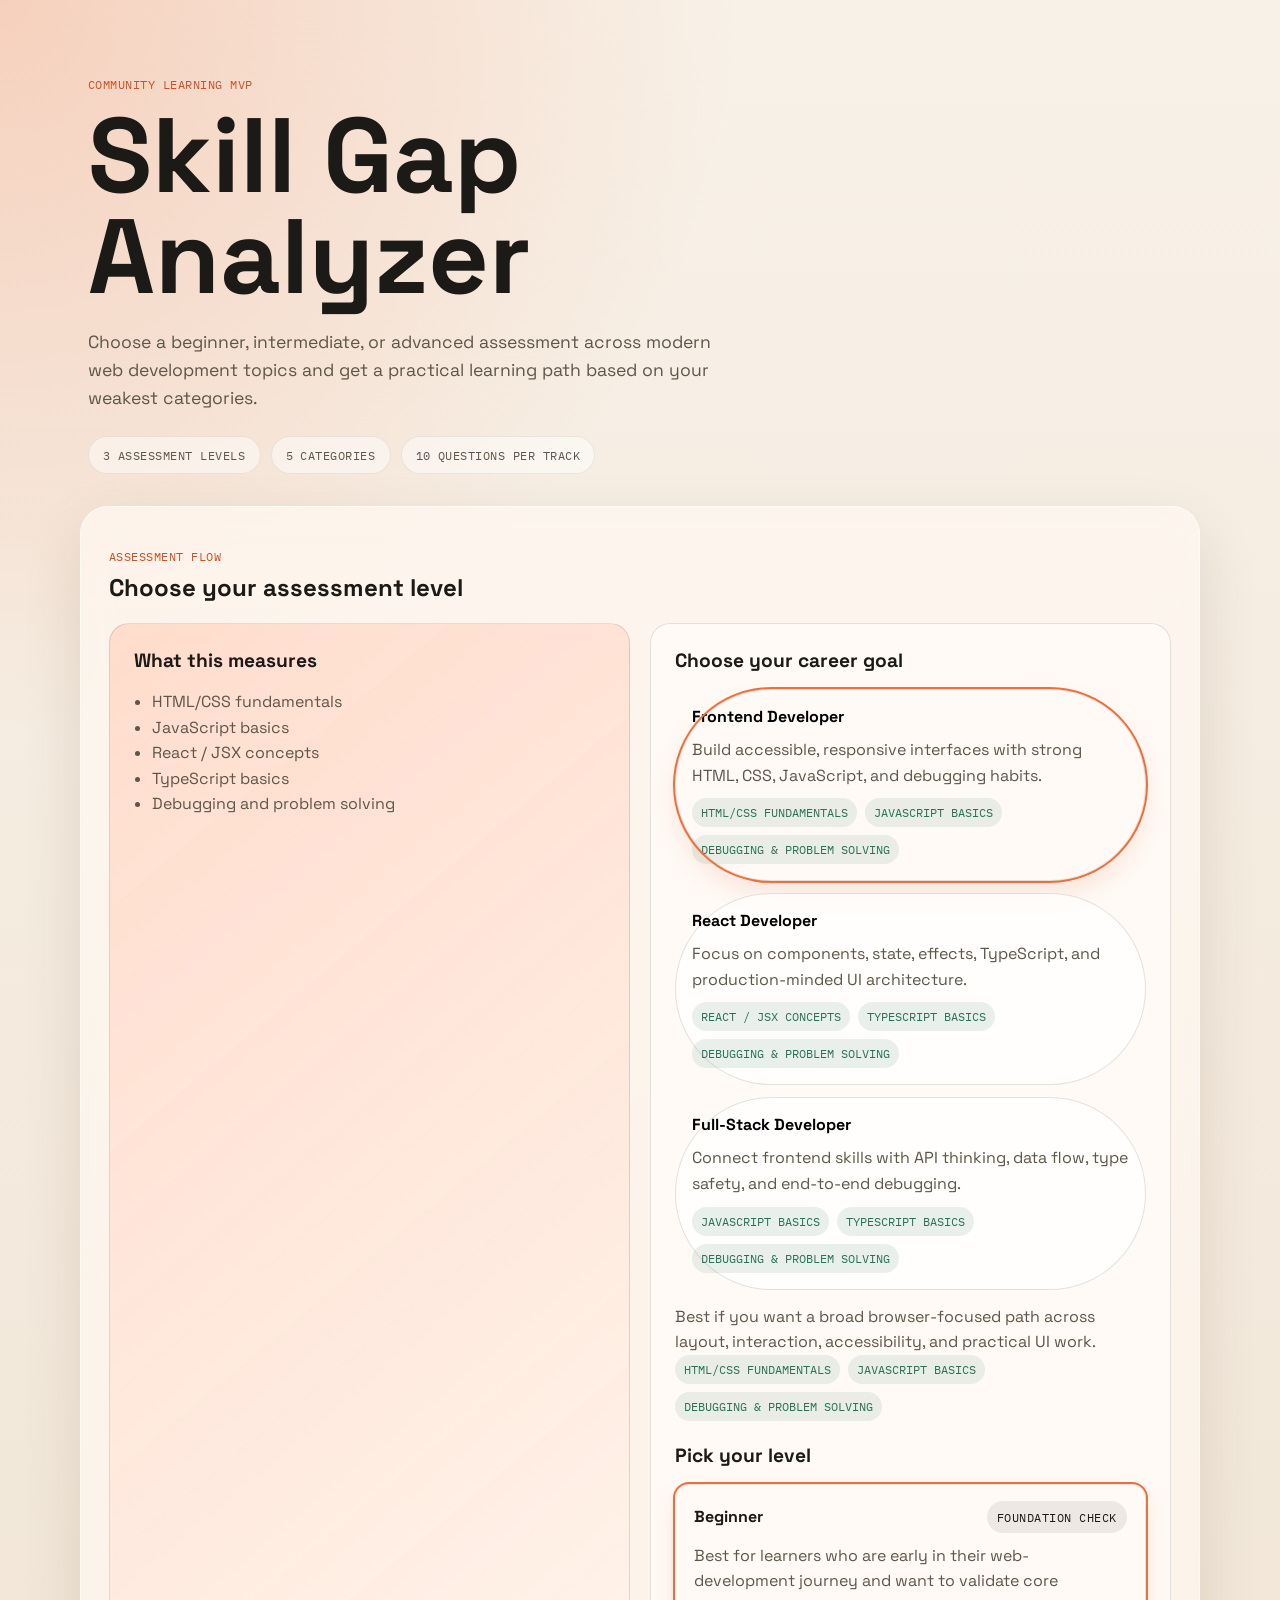
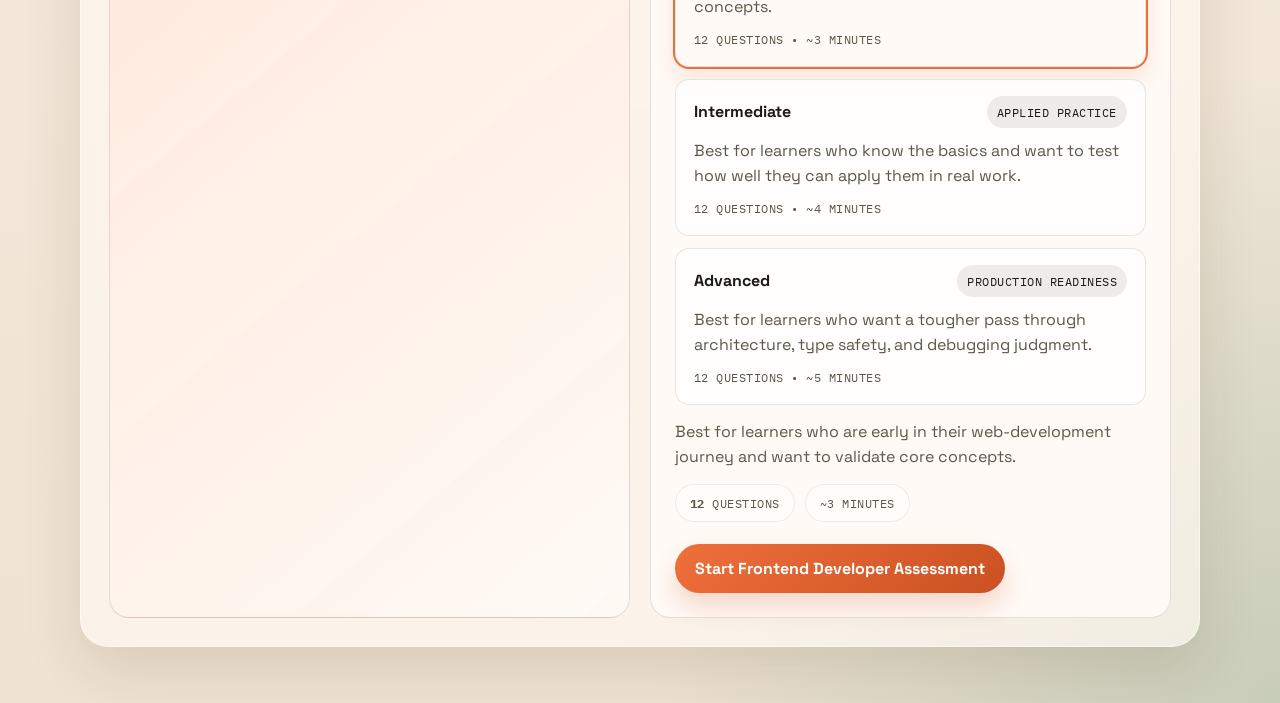
<file: index.html>
<!DOCTYPE html>
<html lang="en">
<head>
  <meta charset="UTF-8">
  <meta name="viewport" content="width=device-width, initial-scale=1.0">
  <link rel="icon" type="image/svg+xml" href="favicon.svg" />
  <title>Skill Gap Analyzer</title>
  <link rel="preconnect" href="https://fonts.googleapis.com">
  <link rel="preconnect" href="https://fonts.gstatic.com" crossorigin>
  <link href="https://fonts.googleapis.com/css2?family=Space+Grotesk:wght@400;500;700&family=IBM+Plex+Mono:wght@400;500&display=swap" rel="stylesheet">
  <link rel="stylesheet" href="src/styles.css">
</head>
<body>
  <main class="shell">
    <section class="hero">
      <p class="eyebrow">Community Learning MVP</p>
      <h1>Skill Gap Analyzer</h1>
      <p class="hero-copy">
        Choose a beginner, intermediate, or advanced assessment across modern
        web development topics and get a practical learning path based on your weakest categories.
      </p>
      <div class="hero-meta">
        <span>3 assessment levels</span>
        <span>5 categories</span>
        <span>10 questions per track</span>
      </div>
    </section>

    <section class="app-card">
      <div class="app-topbar">
        <div>
          <p class="app-label">Assessment Flow</p>
          <h2 id="screenTitle">Ready to assess</h2>
        </div>
        <button id="restartBtn" class="ghost-button" type="button" hidden>Restart</button>
      </div>

      <div id="app" aria-live="polite"></div>
    </section>
  </main>

  <template id="introTemplate">
    <div class="intro-grid">
      <div class="panel panel-accent">
        <h3>What this measures</h3>
        <ul class="clean-list">
          <li>HTML/CSS fundamentals</li>
          <li>JavaScript basics</li>
          <li>React / JSX concepts</li>
          <li>TypeScript basics</li>
          <li>Debugging and problem solving</li>
        </ul>
      </div>
      <div class="panel">
        <h3>Choose your career goal</h3>
        <div id="careerGoalList" class="goal-list"></div>
        <div class="goal-summary">
          <p id="selectedGoalDescription"></p>
          <div id="selectedGoalTags" class="tag-list"></div>
        </div>

        <h3>Pick your level</h3>
        <div id="assessmentLevelList" class="level-list"></div>
        <div class="level-summary">
          <p id="selectedLevelDescription"></p>
          <div class="hero-meta compact-meta">
            <span><strong id="selectedLevelQuestionCount"></strong> questions</span>
            <span id="selectedLevelDuration"></span>
          </div>
        </div>
        <button id="startBtn" class="primary-button" type="button">Start Assessment</button>
      </div>
    </div>
  </template>

  <template id="quizTemplate">
    <div class="progress-block">
      <div class="progress-copy">
        <span id="questionCounter"></span>
        <div class="pill-group">
          <span id="levelPill" class="pill subtle-pill"></span>
          <span id="categoryPill" class="pill"></span>
        </div>
      </div>
      <div class="progress-track" aria-hidden="true">
        <div id="progressBar" class="progress-bar"></div>
      </div>
    </div>

    <article class="question-card">
      <p id="questionPrompt" class="question-prompt"></p>
      <div id="optionList" class="option-list" role="radiogroup" aria-label="Answer options"></div>
    </article>

    <div class="quiz-actions">
      <button id="backBtn" class="ghost-button" type="button">Back</button>
      <button id="nextBtn" class="primary-button" type="button" disabled>Next</button>
    </div>
  </template>

  <template id="resultsTemplate">
    <div class="results-grid">
      <section class="panel panel-accent">
        <h3>Your assessment summary</h3>
        <p id="summaryText"></p>
        <div class="score-chip-row">
          <div class="score-chip">
            <span>Assessment Level</span>
            <strong id="assessmentLevelValue"></strong>
          </div>
          <div class="score-chip">
            <span>Total Score</span>
            <strong id="totalScoreValue"></strong>
          </div>
          <div class="score-chip">
            <span>Saved Sessions</span>
            <strong id="historyCountValue"></strong>
          </div>
          <div class="score-chip">
            <span>Top Strength</span>
            <strong id="topStrengthValue"></strong>
          </div>
        </div>
      </section>

      <section class="panel">
        <h3>Category performance</h3>
        <div id="scoreBreakdown" class="breakdown-list"></div>
      </section>
    </div>

    <div class="results-grid bottom-grid">
      <section class="panel">
        <h3>Skill gaps to focus on</h3>
        <div id="gapList" class="recommendation-list"></div>
      </section>

      <section class="panel">
        <h3>Recommended learning path</h3>
        <div id="recommendationList" class="recommendation-list"></div>
      </section>
    </div>
  </template>

  <!-- Data files -->
  <script src="src/data/categories.js"></script>
  <script src="src/data/assessments.js"></script>
  <script src="src/data/career-goals.js"></script>
  <script src="src/data/goal-questions.js"></script>
  <script src="src/data/recommendations.js"></script>
  <!-- Utilities -->
  <script src="src/utils/scoring.js"></script>
  <script src="src/utils/formatting.js"></script>
  <!-- App -->
  <script src="src/app.js"></script>
</body>
</html>
</file>
<file: src/styles.css>
:root {
  --bg: #f5efe4;
  --surface: rgba(255, 250, 244, 0.9);
  --surface-strong: #fffaf5;
  --ink: #1b1a17;
  --muted: #5d5649;
  --line: rgba(27, 26, 23, 0.12);
  --accent: #ef6f3c;
  --accent-deep: #cb5122;
  --accent-soft: #ffd8c7;
  --success: #297257;
  --shadow: 0 24px 60px rgba(63, 36, 10, 0.12);
  --radius-xl: 28px;
  --radius-lg: 20px;
  --radius-md: 14px;
}

* {
  box-sizing: border-box;
}

body {
  margin: 0;
  min-height: 100vh;
  font-family: "Space Grotesk", sans-serif;
  color: var(--ink);
  background:
    radial-gradient(circle at top left, rgba(239, 111, 60, 0.25), transparent 28%),
    radial-gradient(circle at bottom right, rgba(41, 114, 87, 0.2), transparent 24%),
    linear-gradient(180deg, #f8f1e8 0%, #efe3d2 100%);
}

button,
input {
  font: inherit;
}

.shell {
  width: min(1120px, calc(100% - 32px));
  margin: 0 auto;
  padding: 40px 0 56px;
}

.hero {
  padding: 24px 8px 32px;
}

.eyebrow,
.app-label,
.hero-meta,
.pill,
.score-chip span {
  font-family: "IBM Plex Mono", monospace;
  letter-spacing: 0.04em;
  text-transform: uppercase;
  font-size: 0.78rem;
}

.eyebrow,
.app-label {
  color: var(--accent-deep);
}

.hero h1,
.app-topbar h2 {
  margin: 0;
  line-height: 0.96;
}

.hero h1 {
  max-width: 8ch;
  font-size: clamp(3.5rem, 9vw, 6.6rem);
}

.hero-copy {
  max-width: 640px;
  margin: 20px 0 0;
  font-size: 1.1rem;
  line-height: 1.6;
  color: var(--muted);
}

.hero-meta {
  display: flex;
  flex-wrap: wrap;
  gap: 10px;
  margin-top: 24px;
  color: var(--muted);
}

.compact-meta {
  margin-top: 14px;
}

.hero-meta span {
  padding: 10px 14px;
  border-radius: 999px;
  background: rgba(255, 255, 255, 0.48);
  border: 1px solid rgba(27, 26, 23, 0.08);
}

.app-card {
  padding: 28px;
  border: 1px solid rgba(255, 255, 255, 0.45);
  border-radius: var(--radius-xl);
  background: rgba(255, 248, 241, 0.72);
  backdrop-filter: blur(14px);
  box-shadow: var(--shadow);
}

.app-topbar {
  display: flex;
  align-items: start;
  justify-content: space-between;
  gap: 16px;
  margin-bottom: 24px;
}

#app {
  min-height: 400px;
}

.intro-grid,
.results-grid {
  display: grid;
  gap: 20px;
  grid-template-columns: repeat(2, minmax(0, 1fr));
}

.bottom-grid {
  margin-top: 20px;
}

.panel,
.question-card {
  border-radius: var(--radius-lg);
  padding: 24px;
  background: var(--surface-strong);
  border: 1px solid var(--line);
}

.panel-accent {
  background:
    linear-gradient(140deg, rgba(255, 216, 199, 0.85), rgba(255, 250, 245, 0.95));
}

.panel h3 {
  margin-top: 0;
  margin-bottom: 16px;
  font-size: 1.2rem;
}

.panel p,
.panel li {
  color: var(--muted);
  line-height: 1.6;
}

.clean-list {
  margin: 0;
  padding-left: 18px;
}

.primary-button,
.ghost-button,
.option-button,
.goal-card,
.level-card {
  border: 0;
  border-radius: 999px;
  cursor: pointer;
  transition: transform 140ms ease, box-shadow 140ms ease, background-color 140ms ease;
}

.primary-button,
.ghost-button {
  padding: 14px 20px;
  font-weight: 700;
}

.primary-button {
  color: white;
  background: linear-gradient(135deg, var(--accent), var(--accent-deep));
  box-shadow: 0 14px 24px rgba(203, 81, 34, 0.2);
}

.primary-button:hover,
.ghost-button:hover,
.option-button:hover,
.goal-card:hover,
.level-card:hover {
  transform: translateY(-1px);
}

.primary-button:disabled {
  cursor: not-allowed;
  opacity: 0.45;
  transform: none;
  box-shadow: none;
}

.ghost-button {
  color: var(--ink);
  background: rgba(255, 255, 255, 0.72);
  border: 1px solid var(--line);
}

.progress-block {
  margin-bottom: 18px;
}

.progress-copy {
  display: flex;
  align-items: center;
  justify-content: space-between;
  gap: 12px;
  margin-bottom: 12px;
}

.pill {
  display: inline-flex;
  align-items: center;
  padding: 8px 10px;
  border-radius: 999px;
  background: var(--accent-soft);
  color: var(--accent-deep);
}

.subtle-pill {
  background: rgba(27, 26, 23, 0.08);
  color: var(--ink);
}

.pill-group {
  display: flex;
  flex-wrap: wrap;
  justify-content: flex-end;
  gap: 8px;
}

.progress-track {
  height: 12px;
  overflow: hidden;
  border-radius: 999px;
  background: rgba(27, 26, 23, 0.08);
}

.progress-bar {
  width: 0%;
  height: 100%;
  border-radius: inherit;
  background: linear-gradient(90deg, var(--accent), #f6a76c);
  transition: width 180ms ease;
}

.question-prompt {
  margin-top: 0;
  margin-bottom: 18px;
  font-size: clamp(1.35rem, 3vw, 2rem);
  line-height: 1.25;
}

.option-list {
  display: grid;
  gap: 12px;
}

.option-button {
  width: 100%;
  padding: 16px 18px;
  text-align: left;
  color: var(--ink);
  background: var(--surface);
  border: 1px solid rgba(27, 26, 23, 0.1);
}

.option-button.selected {
  background: rgba(239, 111, 60, 0.12);
  border-color: rgba(203, 81, 34, 0.5);
  box-shadow: inset 0 0 0 1px rgba(203, 81, 34, 0.16);
}

.goal-list,
.level-list {
  display: grid;
  gap: 12px;
}

.goal-summary,
.level-summary {
  margin: 14px 0 22px;
}

.tag-list {
  display: flex;
  flex-wrap: wrap;
  gap: 8px;
}

.skill-tag {
  display: inline-flex;
  align-items: center;
  width: fit-content;
  padding: 7px 9px;
  border-radius: 999px;
  background: rgba(41, 114, 87, 0.1);
  color: var(--success);
  font-family: "IBM Plex Mono", monospace;
  font-size: 0.72rem;
  text-transform: uppercase;
}

.goal-card {
  width: 100%;
  display: grid;
  gap: 10px;
  padding: 16px;
  text-align: left;
  background: rgba(255, 255, 255, 0.68);
  border: 1px solid var(--line);
}

.level-card {
  display: grid;
  gap: 10px;
  width: 100%;
  padding: 16px 18px;
  border-radius: var(--radius-md);
  text-align: left;
  color: var(--ink);
  background: rgba(255, 255, 255, 0.72);
  border: 1px solid rgba(27, 26, 23, 0.1);
}

.goal-card.selected,
.level-card.selected {
  background: var(--surface-strong);
  outline: 2px solid var(--accent);
  box-shadow: 0 12px 24px rgba(203, 81, 34, 0.12);
}

.level-card-top {
  display: flex;
  align-items: center;
  justify-content: space-between;
  gap: 12px;
}

.level-card-copy,
.level-card-meta,
.goal-summary p,
.level-summary p {
  color: var(--muted);
  line-height: 1.6;
}

.level-card-copy,
.level-card-meta,
.level-summary {
  display: block;
}

.level-card-meta {
  font-family: "IBM Plex Mono", monospace;
  font-size: 0.78rem;
  text-transform: uppercase;
  letter-spacing: 0.04em;
}

.goal-summary p,
.level-summary p {
  margin: 0;
}

.quiz-actions {
  display: flex;
  justify-content: space-between;
  gap: 12px;
  margin-top: 18px;
}

.score-chip-row {
  display: flex;
  gap: 12px;
  flex-wrap: wrap;
  margin-top: 18px;
}

.score-chip {
  min-width: 140px;
  padding: 14px 16px;
  border-radius: var(--radius-md);
  background: rgba(255, 255, 255, 0.68);
  border: 1px solid rgba(27, 26, 23, 0.08);
}

.score-chip strong {
  display: block;
  margin-top: 6px;
  font-size: 1.1rem;
}

.breakdown-list,
.recommendation-list {
  display: grid;
  gap: 12px;
}

.breakdown-item,
.recommendation-card {
  padding: 16px;
  border-radius: var(--radius-md);
  background: rgba(255, 255, 255, 0.72);
  border: 1px solid rgba(27, 26, 23, 0.08);
}

.breakdown-top {
  display: flex;
  align-items: center;
  justify-content: space-between;
  gap: 8px;
  margin-bottom: 10px;
}

.mini-track {
  height: 10px;
  overflow: hidden;
  border-radius: 999px;
  background: rgba(27, 26, 23, 0.08);
}

.mini-bar {
  height: 100%;
  border-radius: inherit;
  background: linear-gradient(90deg, var(--success), #56c18d);
}

.recommendation-card h4,
.breakdown-top strong {
  margin: 0;
}

.recommendation-card p {
  margin: 10px 0 0;
}

.resource-list {
  margin: 12px 0 0;
  padding-left: 18px;
  color: var(--muted);
}

.resource-list a {
  color: var(--accent-deep);
}

@media (max-width: 760px) {
  .shell {
    width: min(100% - 20px, 100%);
    padding-top: 20px;
  }

  .app-card {
    padding: 18px;
  }

  .app-topbar,
  .progress-copy,
  .quiz-actions {
    flex-direction: column;
    align-items: stretch;
  }

  .pill-group {
    justify-content: flex-start;
  }

  .level-card-top {
    flex-direction: column;
    align-items: flex-start;
  }

  .intro-grid,
  .results-grid {
    grid-template-columns: 1fr;
  }

  .hero h1 {
    max-width: none;
  }
}
</file>
